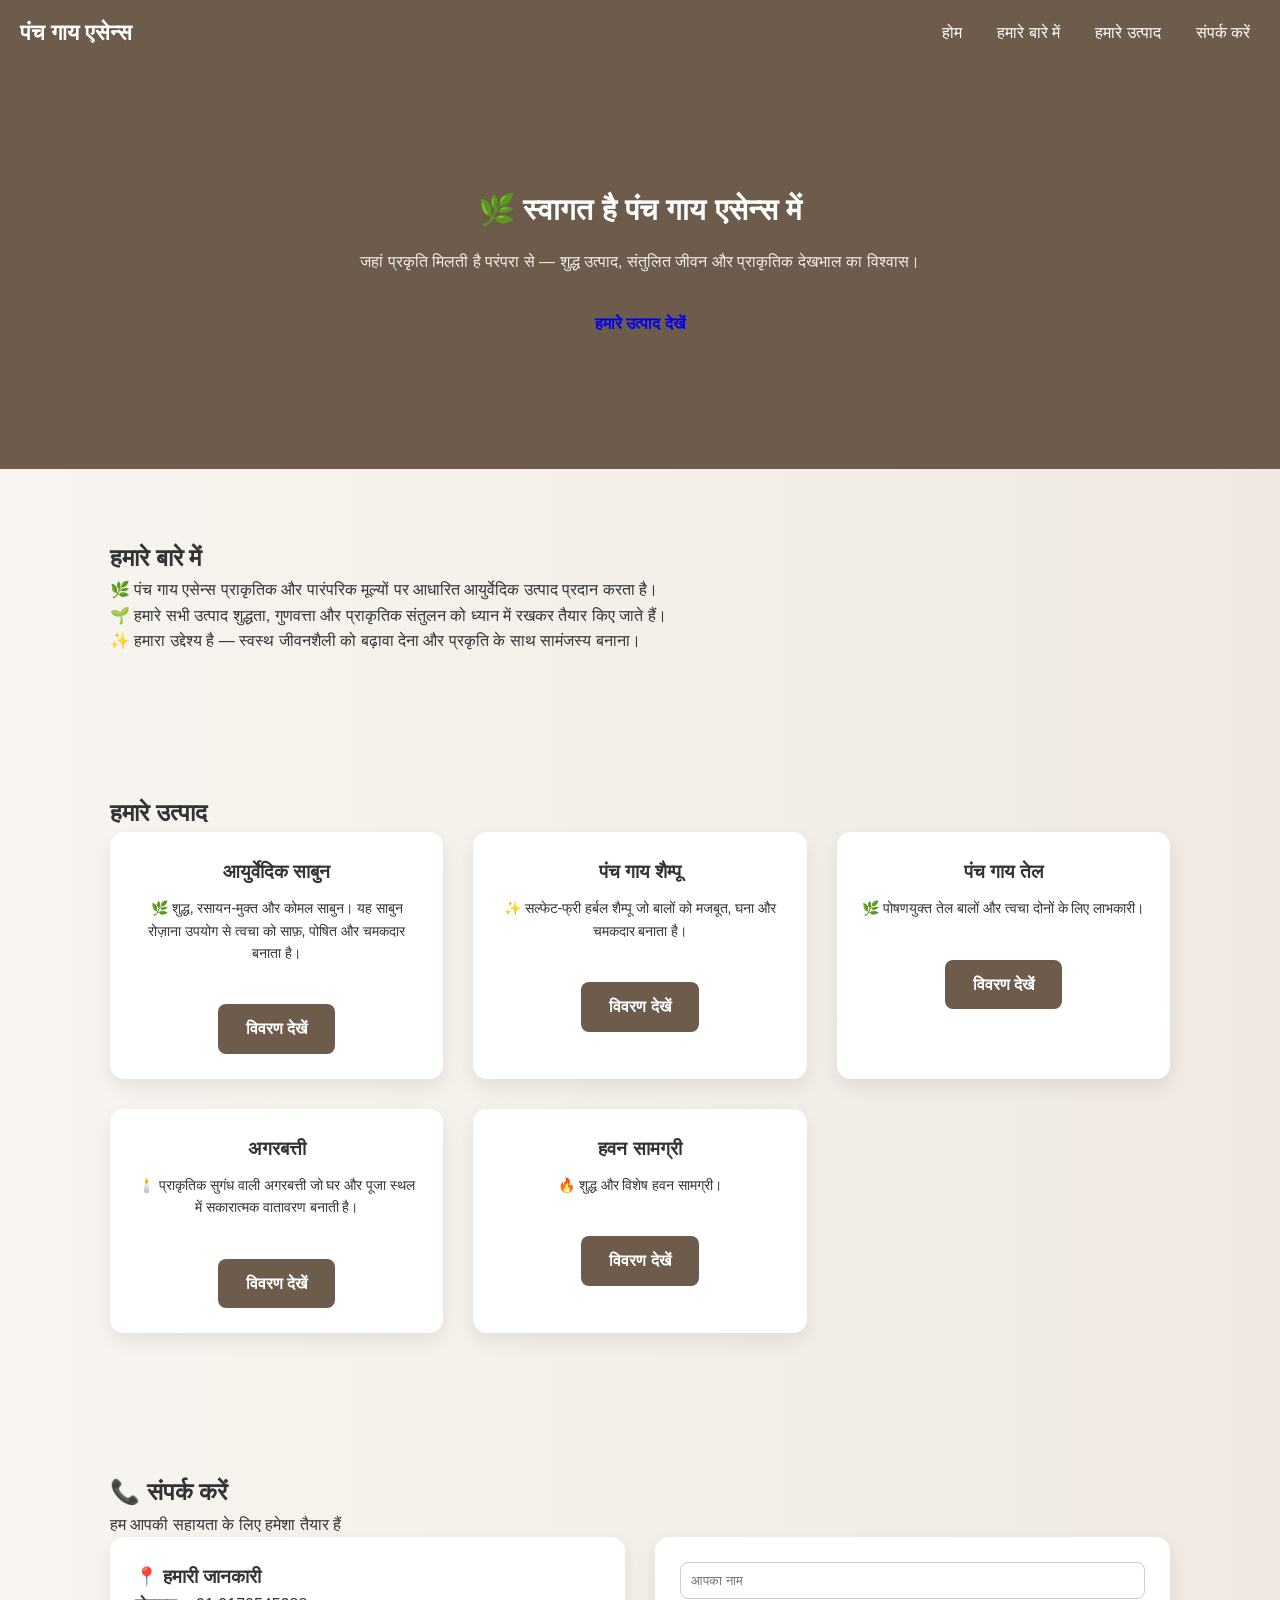
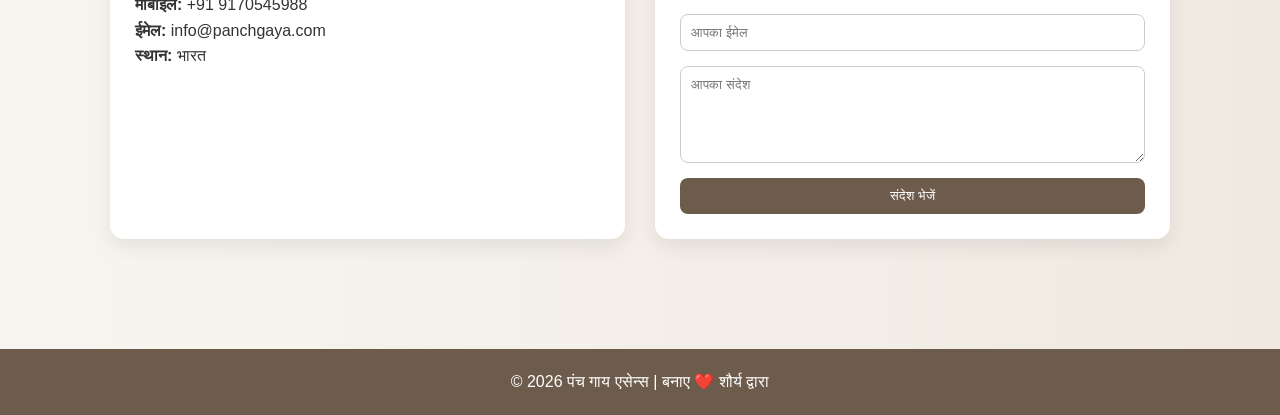
<file: index.html>
<!DOCTYPE html>
<html lang="hi">
<head>
  <meta charset="UTF-8">
  <meta name="viewport" content="width=device-width, initial-scale=1.0">

  <title>पंच गाय एसेन्स</title>

  <meta name="description"
  content="पंच गाय एसेन्स - प्राकृतिक आयुर्वेदिक उत्पाद, शुद्ध और पारंपरिक देखभाल के लिए।">

  <link rel="stylesheet" href="style.css">

  <style>
    html{
      scroll-behavior:smooth;
    }
  </style>
</head>

<body>

<!-- ================= HEADER ================= -->
<header>

  <h1>पंच गाय एसेन्स</h1>

  <button class="menu-toggle">☰</button>

  <nav>
    <a href="index.html#home">होम</a>
    <a href="index.html#about">हमारे बारे में</a>
    <a href="index.html#products">हमारे उत्पाद</a>
    <a href="index.html#contact">संपर्क करें</a>
  </nav>

</header>


<!-- ================= HOME ================= -->
<section id="home" class="home">
  <div class="home-content">
    <h2>🌿 स्वागत है <span>पंच गाय एसेन्स</span> में</h2>

    <p>
      जहां प्रकृति मिलती है परंपरा से — शुद्ध उत्पाद,
      संतुलित जीवन और प्राकृतिक देखभाल का विश्वास।
    </p>

    <a href="#products" class="btn">हमारे उत्पाद देखें</a>
  </div>
</section>


<!-- ================= ABOUT ================= -->
<section id="about" class="about">

  <h2>हमारे बारे में</h2>

  <div class="about-content">

    <p>
      🌿 पंच गाय एसेन्स प्राकृतिक और पारंपरिक मूल्यों पर आधारित
      आयुर्वेदिक उत्पाद प्रदान करता है।
    </p>

    <p>
      🌱 हमारे सभी उत्पाद शुद्धता, गुणवत्ता और प्राकृतिक संतुलन
      को ध्यान में रखकर तैयार किए जाते हैं।
    </p>

    <p>
      ✨ हमारा उद्देश्य है — स्वस्थ जीवनशैली को बढ़ावा देना
      और प्रकृति के साथ सामंजस्य बनाना।
    </p>

  </div>

</section>


<!-- ================= PRODUCTS ================= -->
<section id="products" class="products">

  <h2>हमारे उत्पाद</h2>

  <div class="products-grid">
    <!-- Products JS se auto load honge -->
  </div>

</section>


<!-- ================= CONTACT ================= -->
<section id="contact" class="contact">

  <h2>📞 संपर्क करें</h2>
  <p class="contact-sub">
    हम आपकी सहायता के लिए हमेशा तैयार हैं
  </p>

  <div class="contact-container">

    <div class="contact-info">
      <h3>📍 हमारी जानकारी</h3>

      <p><strong>मोबाइल:</strong> +91 9170545988</p>
      <p><strong>ईमेल:</strong> info@panchgaya.com</p>
      <p><strong>स्थान:</strong> भारत</p>
    </div>


    <form action="https://formsubmit.co/ps1373157@gmail.com"
          method="POST"
          class="contact-form">

      <input type="text" name="name" placeholder="आपका नाम" required>

      <input type="email" name="email" placeholder="आपका ईमेल" required>

      <textarea name="message"
        placeholder="आपका संदेश"
        rows="5"
        required></textarea>

      <input type="hidden" name="_captcha" value="false">
      <input type="hidden" name="_subject"
      value="नई वेबसाइट से संदेश आया है">

      <button type="submit">संदेश भेजें</button>

    </form>

  </div>

</section>


<!-- ================= FOOTER ================= -->
<footer>
  <p>&copy; 2026 पंच गाय एसेन्स | बनाए ❤️ शौर्य द्वारा</p>
</footer>


<script src="script.js"></script>

</body>
</html>
</file>
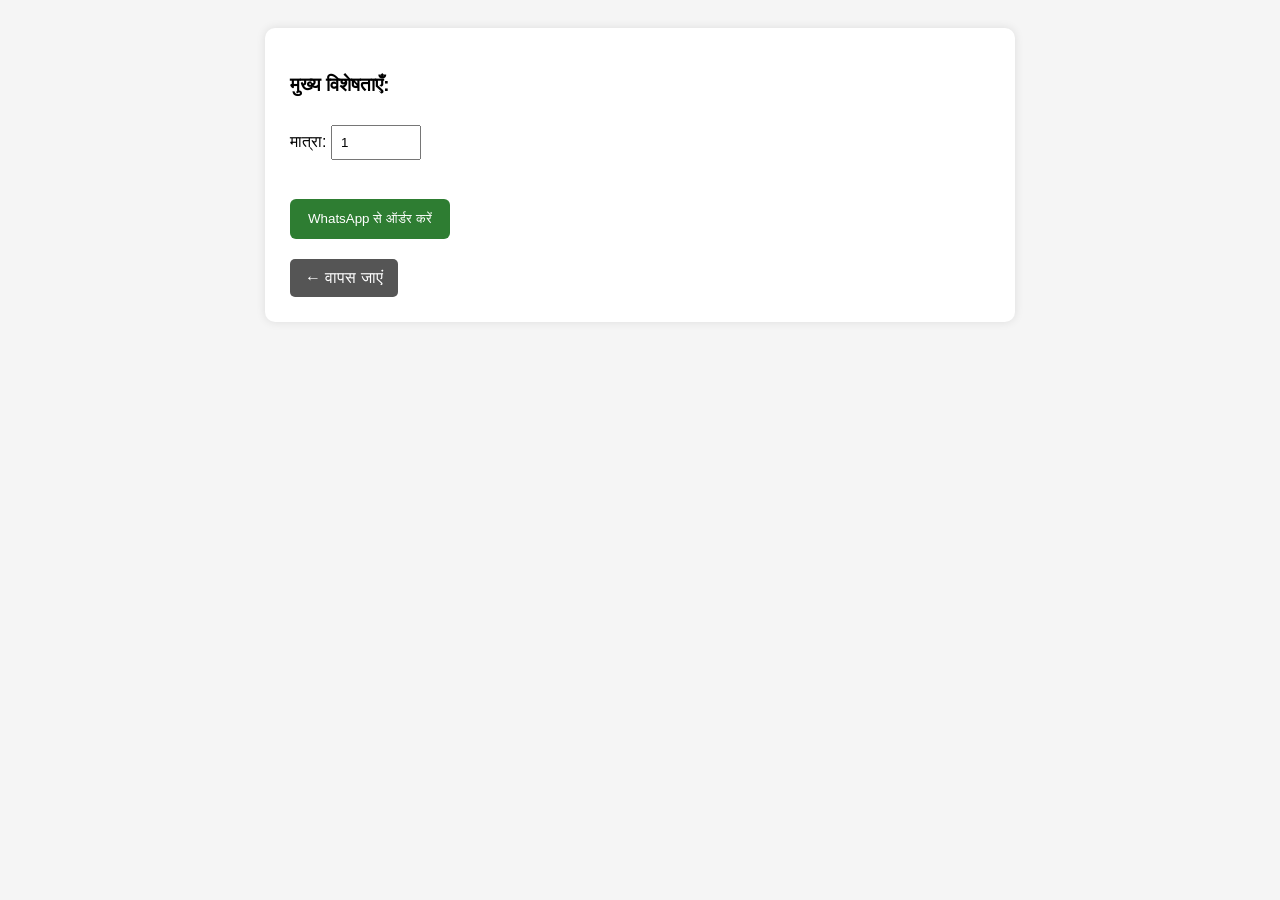
<file: product.html>
<!DOCTYPE html>
<html lang="hi">
<head>
<meta charset="UTF-8">
<meta name="viewport" content="width=device-width, initial-scale=1.0">
<title>उत्पाद विवरण</title>

<style>
body{
  font-family: Arial;
  padding:20px;
  background:#f5f5f5;
}

.container{
  max-width:700px;
  margin:auto;
  background:white;
  padding:25px;
  border-radius:10px;
  box-shadow:0 0 10px rgba(0,0,0,0.1);
}

h1{
  color:#2e7d32;
  margin-bottom:10px;
}

.price{
  font-size:20px;
  font-weight:bold;
  margin:15px 0;
}

input{
  padding:8px;
  width:70px;
  margin-top:10px;
}

button{
  margin-top:20px;
  background:#2e7d32;
  color:white;
  border:none;
  padding:12px 18px;
  border-radius:6px;
  cursor:pointer;
}

.back{
  display:inline-block;
  margin-top:20px;
  text-decoration:none;
  background:#555;
  color:white;
  padding:10px 15px;
  border-radius:5px;
}

ul{
  margin-top:10px;
}
</style>
</head>

<body>

<div class="container">

  <h1 id="productName"></h1>

  <p id="productDesc"></p>

  <div class="price" id="productPrice"></div>

  <h3>मुख्य विशेषताएँ:</h3>
  <ul id="productFeatures"></ul>

  <div>
    मात्रा:
    <input type="number" id="quantity" value="1" min="1">
  </div>

  <h3 id="totalPrice"></h3>

  <button onclick="orderWhatsApp()">
    WhatsApp से ऑर्डर करें
  </button>

  <br>
  <a href="index.html" class="back">← वापस जाएं</a>

</div>

<!-- IMPORTANT -->
<script src="product.js"></script>

</body>
</html>
</file>
<file: style.css>
*{
  margin:0;
  padding:0;
  box-sizing:border-box;
  font-family:'Segoe UI',sans-serif;
}

body{
  background:linear-gradient(to right,#f8f5f0,#efe9e1);
  color:#333;
  line-height:1.6;
}

/* HEADER */
header{
  background:#6d5b4b;
  color:#fff;
  padding:15px 20px;
  display:flex;
  align-items:center;
  justify-content:space-between;
  flex-wrap:wrap;
}

header h1{
  font-size:22px;
}

.menu-toggle{
  font-size:24px;
  background:none;
  border:none;
  color:white;
  cursor:pointer;
  display:none;
}

nav{
  display:flex;
  gap:15px;
}

nav a{
  color:#fff;
  text-decoration:none;
  font-weight:500;
  padding:5px 10px;
}

/* HERO SECTION */
.home{
  background:#6d5b4b;
  color:#fff;
  padding:120px 20px;
  text-align:center;
}

.home h2{
  font-size:30px;
  margin-bottom:15px;
}

.home p{
  max-width:600px;
  margin:auto;
  opacity:0.9;
}

.btn{
  display:inline-block;
  padding:12px 28px;
  margin-top:25px;
  border-radius:8px;
  text-decoration:none;
  font-weight:600;
  transition:0.3s;
  cursor:pointer;
  border:none;
}

/* Primary Button */
.btn-primary{
  background:#25D366;
  color:#fff;
}

.btn-primary:hover{
  background:#1ebe5d;
  transform:scale(1.05);
}

/* SECTIONS */
.about,.products,.contact{
  padding:70px 20px;
  max-width:1100px;
  margin:auto;
}

.section-title{
  text-align:center;
  margin-bottom:40px;
  color:#6d5b4b;
}

/* PRODUCTS */
.products-grid{
  display:grid;
  grid-template-columns:repeat(auto-fit,minmax(250px,1fr));
  gap:30px;
}

.product-card{
  background:#fff;
  padding:25px;
  border-radius:14px;
  box-shadow:0 8px 20px rgba(0,0,0,0.08);
  text-align:center;
  transition:0.3s;
}

.product-card:hover{
  transform:translateY(-6px);
}

.product-card h3{
  margin-bottom:10px;
}

.product-card p{
  margin-bottom:15px;
  font-size:14px;
}

.btn-product{
  background:#6d5b4b;
  color:#fff;
}

.btn-product:hover{
  background:#5a4a3c;
}

/* CONTACT */
.contact-container{
  display:flex;
  gap:30px;
  flex-wrap:wrap;
}

.contact-info,.contact-form{
  flex:1;
  background:#fff;
  padding:25px;
  border-radius:14px;
  box-shadow:0 8px 20px rgba(0,0,0,0.08);
}

.contact-form{
  display:flex;
  flex-direction:column;
  gap:15px;
}

.contact-form input,
.contact-form textarea{
  padding:10px;
  border-radius:8px;
  border:1px solid #ccc;
}

.contact-form button{
  background:#6d5b4b;
  color:#fff;
  border:none;
  padding:10px;
  border-radius:8px;
  cursor:pointer;
}

/* FOOTER */
footer{
  text-align:center;
  padding:20px;
  background:#6d5b4b;
  color:#fff;
  margin-top:40px;
}

/* MOBILE */
@media(max-width:768px){
  .menu-toggle{
    display:block;
  }
  nav{
    flex-direction:column;
    width:100%;
    display:none;
  }
  nav.active{
    display:flex;
  }
  header h1{
    width:100%;
    text-align:center;
    margin-bottom:10px;
  }
  .contact-container{
    flex-direction:column;
  }
}
</file>
